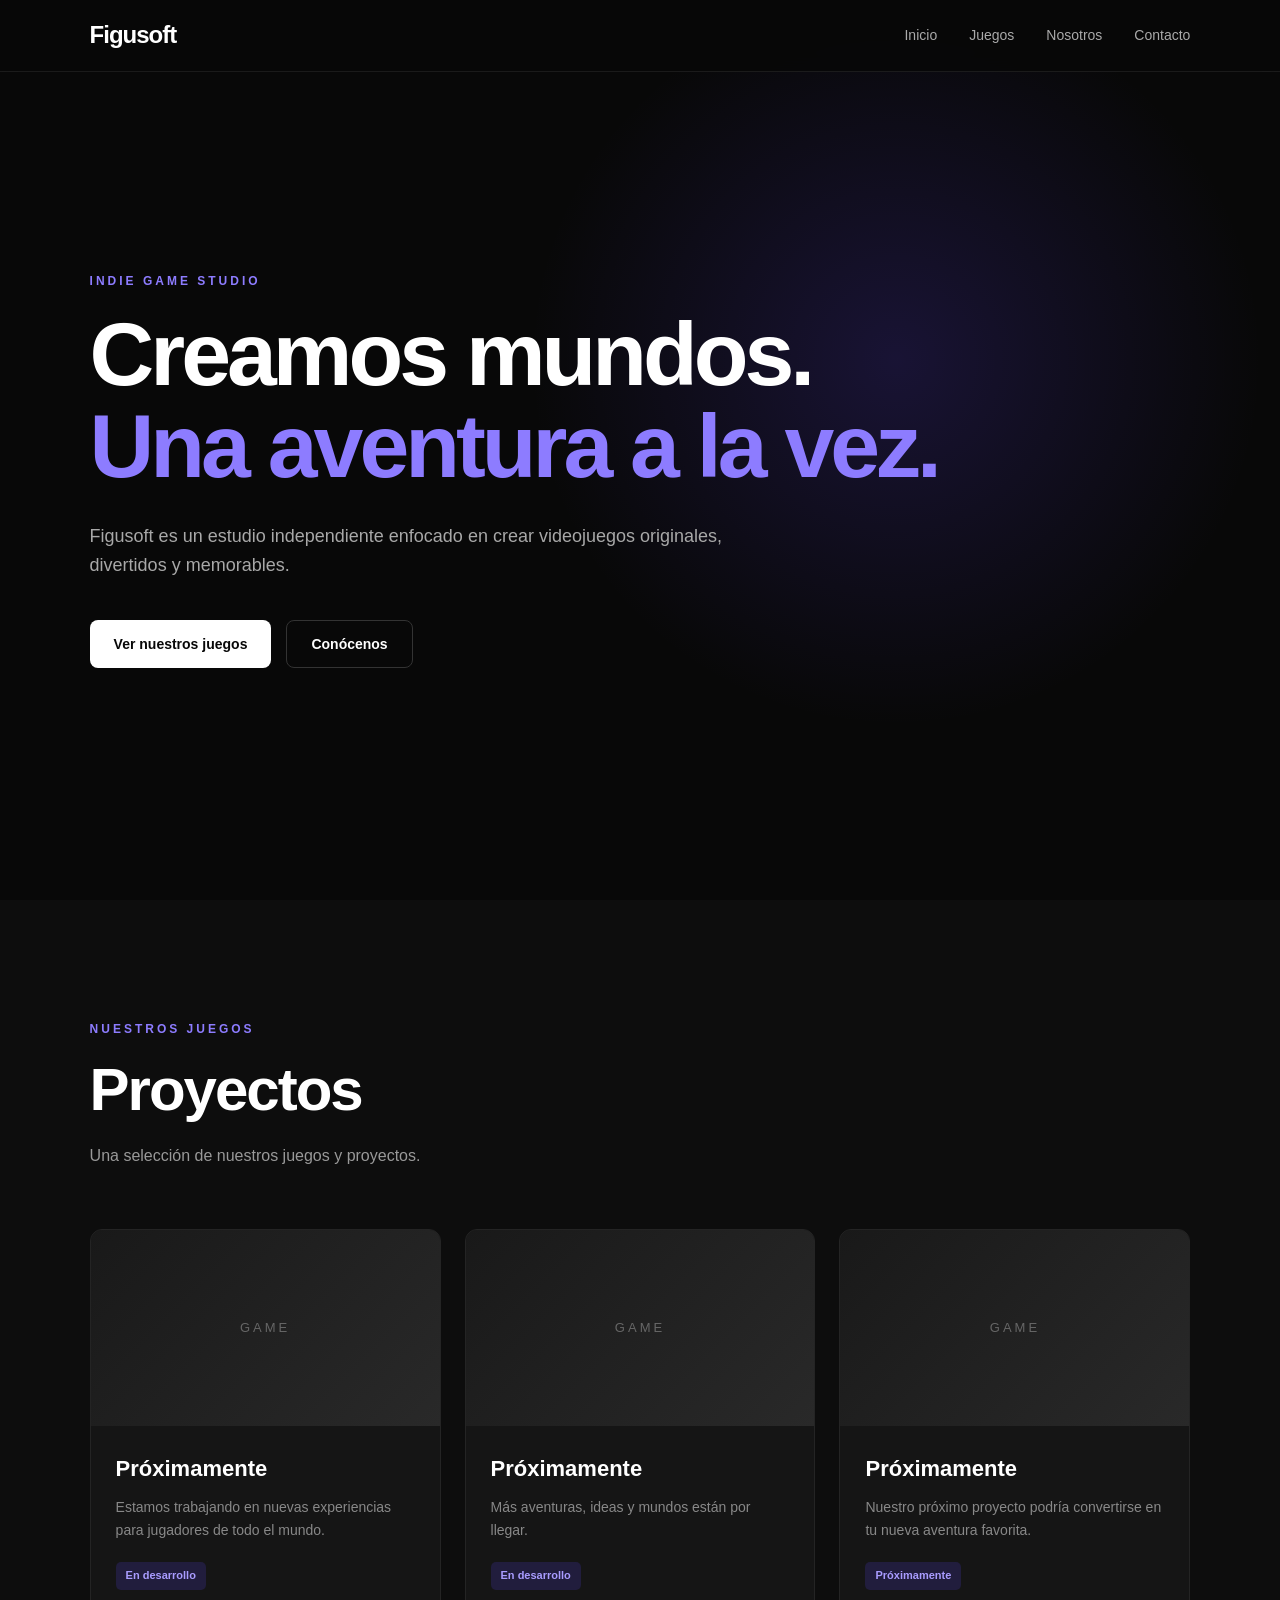
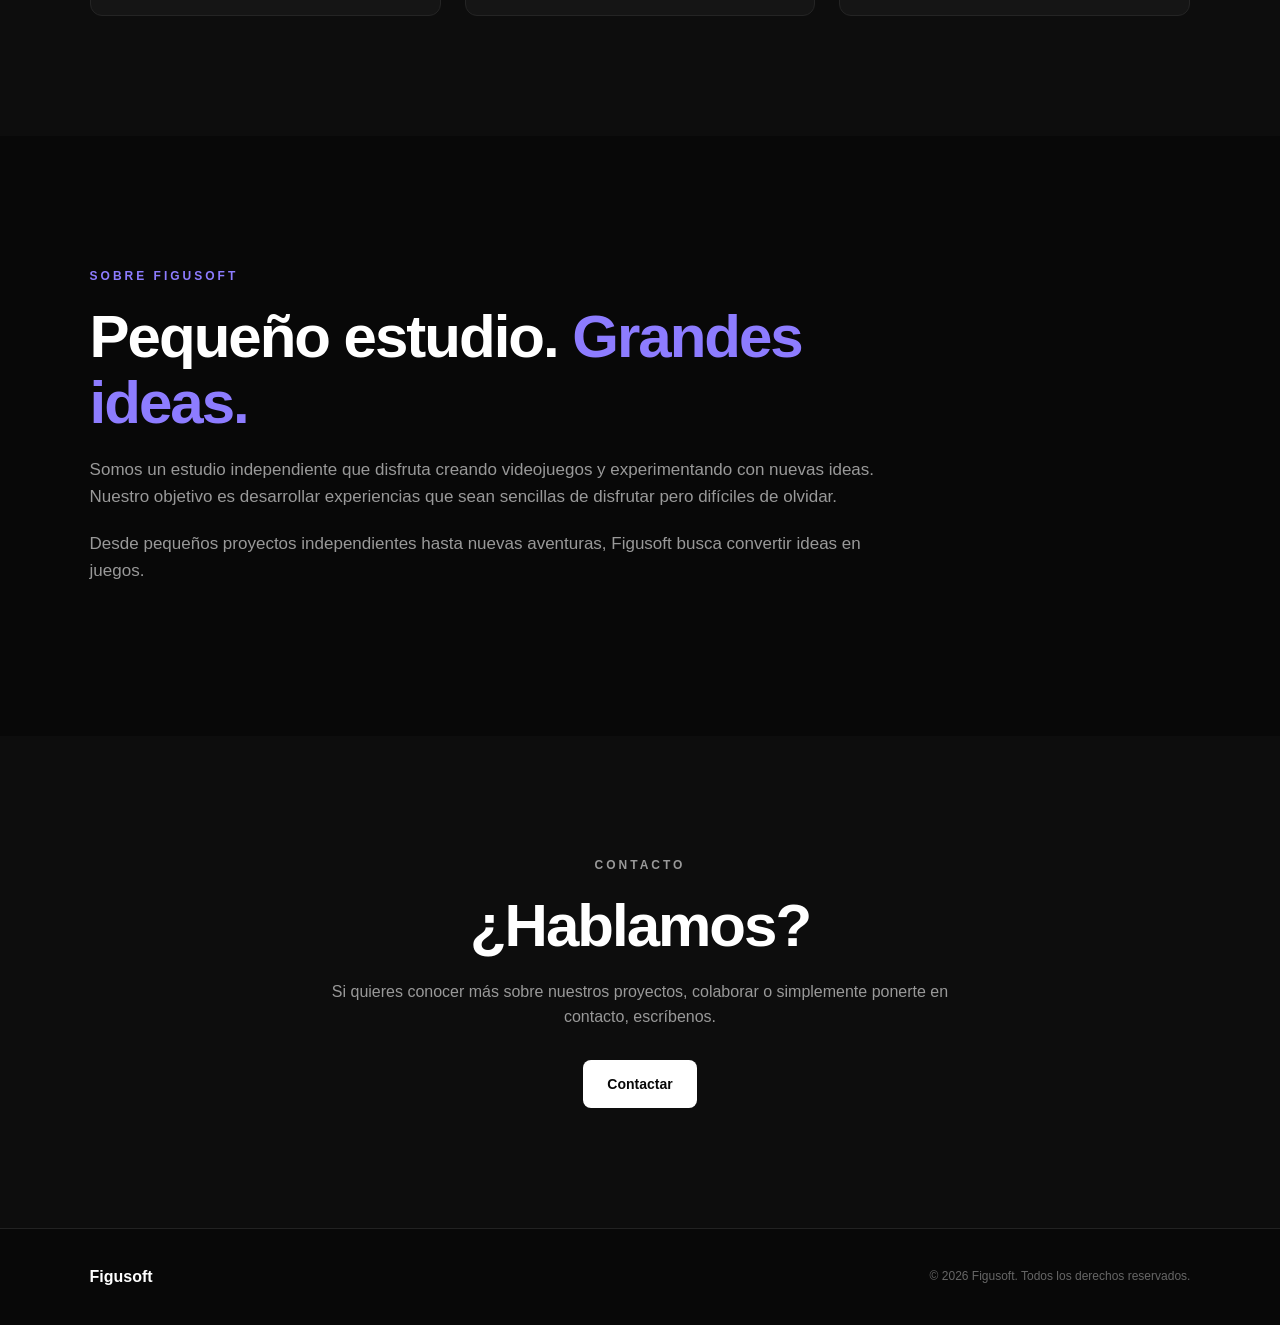
<file: index.html>
<!DOCTYPE html>
<html lang="es">

<head>
    <meta charset="UTF-8">
    <meta name="viewport" content="width=device-width, initial-scale=1.0">

    <title>Figusoft — Indie Game Studio</title>

    <meta
        name="description"
        content="Figusoft es un estudio independiente dedicado al desarrollo de videojuegos."
    >

    <link rel="stylesheet" href="style.css">
</head>

<body>

    <!-- NAVBAR -->
    <header class="navbar">

        <a href="#inicio" class="logo">
            Figusoft
        </a>

        <nav>
            <a href="#inicio">Inicio</a>
            <a href="#juegos">Juegos</a>
            <a href="#nosotros">Nosotros</a>
            <a href="#contacto">Contacto</a>
        </nav>

    </header>


    <!-- HERO -->
    <main>

        <section id="inicio" class="hero">

            <div class="hero-content">

                <p class="eyebrow">INDIE GAME STUDIO</p>

                <h1>
                    Creamos mundos.
                    <span>Una aventura a la vez.</span>
                </h1>

                <p class="hero-description">
                    Figusoft es un estudio independiente enfocado en crear
                    videojuegos originales, divertidos y memorables.
                </p>

                <div class="hero-buttons">

                    <a href="#juegos" class="button primary">
                        Ver nuestros juegos
                    </a>

                    <a href="#nosotros" class="button secondary">
                        Conócenos
                    </a>

                </div>

            </div>

        </section>


        <!-- JUEGOS -->
        <section id="juegos" class="section games">

            <div class="section-header">

                <p class="eyebrow">NUESTROS JUEGOS</p>

                <h2>
                    Proyectos
                </h2>

                <p>
                    Una selección de nuestros juegos y proyectos.
                </p>

            </div>


            <div class="games-grid">

                <article class="game-card">

                    <div class="game-placeholder">
                        <span>GAME</span>
                    </div>

                    <div class="game-info">

                        <h3>Próximamente</h3>

                        <p>
                            Estamos trabajando en nuevas experiencias
                            para jugadores de todo el mundo.
                        </p>

                        <span class="status">
                            En desarrollo
                        </span>

                    </div>

                </article>


                <article class="game-card">

                    <div class="game-placeholder">
                        <span>GAME</span>
                    </div>

                    <div class="game-info">

                        <h3>Próximamente</h3>

                        <p>
                            Más aventuras, ideas y mundos están por llegar.
                        </p>

                        <span class="status">
                            En desarrollo
                        </span>

                    </div>

                </article>


                <article class="game-card">

                    <div class="game-placeholder">
                        <span>GAME</span>
                    </div>

                    <div class="game-info">

                        <h3>Próximamente</h3>

                        <p>
                            Nuestro próximo proyecto podría convertirse
                            en tu nueva aventura favorita.
                        </p>

                        <span class="status">
                            Próximamente
                        </span>

                    </div>

                </article>

            </div>

        </section>


        <!-- NOSOTROS -->
        <section id="nosotros" class="section about">

            <div class="about-content">

                <p class="eyebrow">SOBRE FIGUSOFT</p>

                <h2>
                    Pequeño estudio.
                    <span>Grandes ideas.</span>
                </h2>

                <p>
                    Somos un estudio independiente que disfruta creando
                    videojuegos y experimentando con nuevas ideas.
                    Nuestro objetivo es desarrollar experiencias que
                    sean sencillas de disfrutar pero difíciles de olvidar.
                </p>

                <p>
                    Desde pequeños proyectos independientes hasta nuevas
                    aventuras, Figusoft busca convertir ideas en juegos.
                </p>

            </div>

        </section>


        <!-- CONTACTO -->
        <section id="contacto" class="section contact">

            <div class="contact-content">

                <p class="eyebrow">CONTACTO</p>

                <h2>
                    ¿Hablamos?
                </h2>

                <p>
                    Si quieres conocer más sobre nuestros proyectos,
                    colaborar o simplemente ponerte en contacto,
                    escríbenos.
                </p>

                <a
                    href="mailto:contacto@figusoft.com"
                    class="button primary"
                >
                    Contactar
                </a>

            </div>

        </section>

    </main>


    <!-- FOOTER -->
    <footer>

        <div class="footer-content">

            <strong>Figusoft</strong>

            <p>
                © <span id="year"></span> Figusoft. Todos los derechos reservados.
            </p>

        </div>

    </footer>


    <script src="script.js"></script>

</body>

</html>
</file>
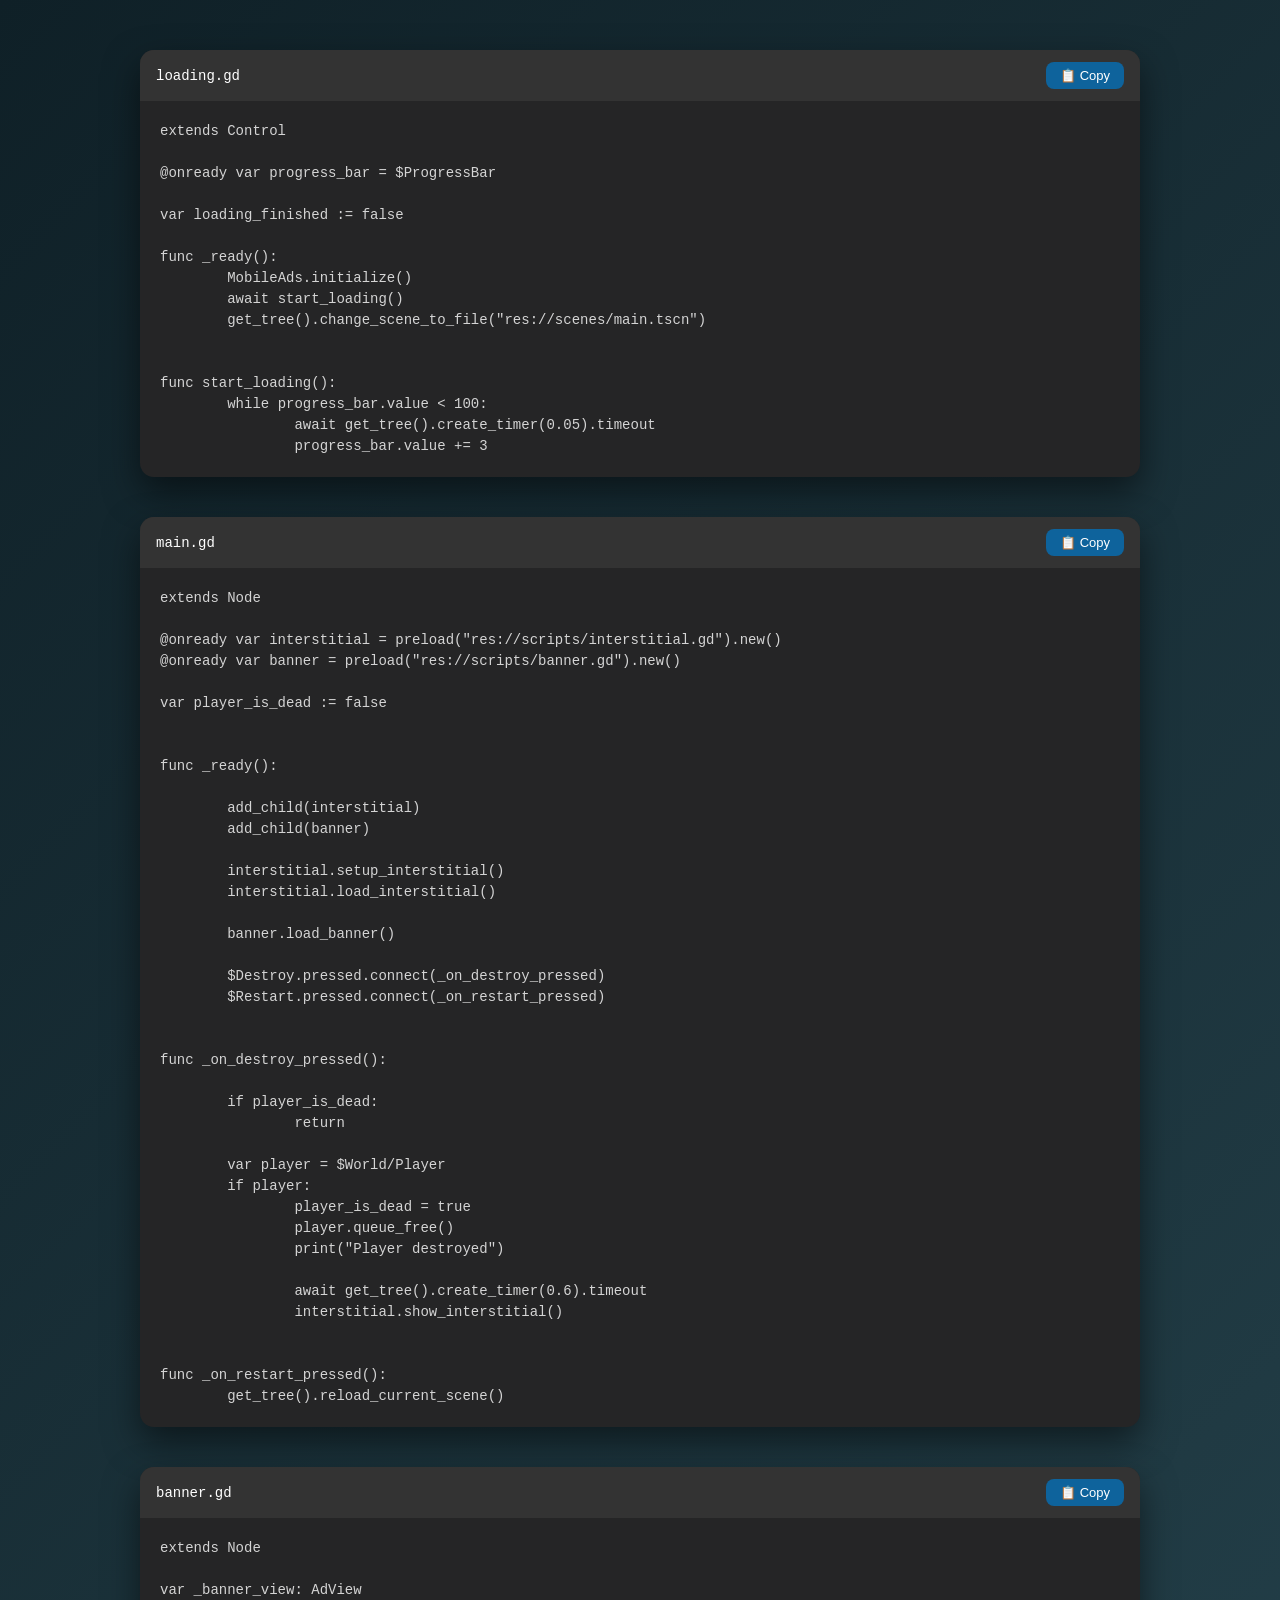
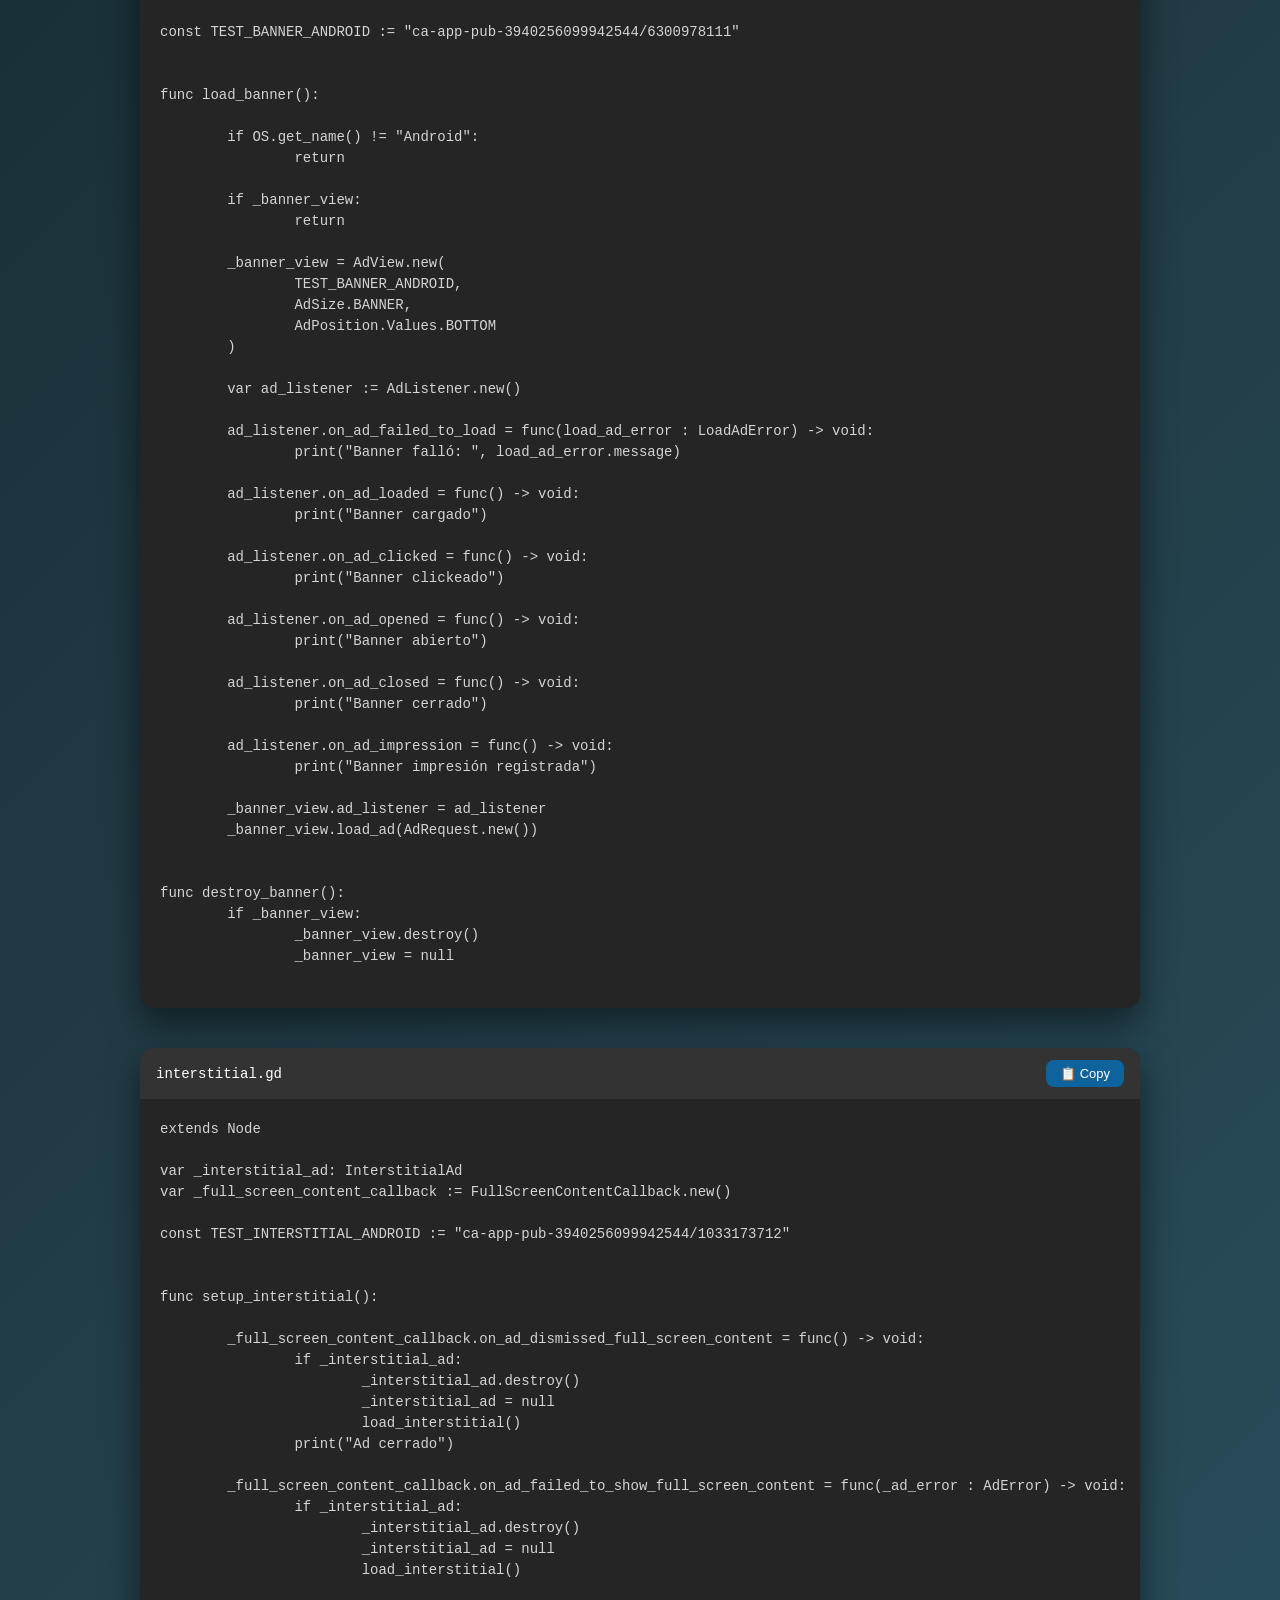
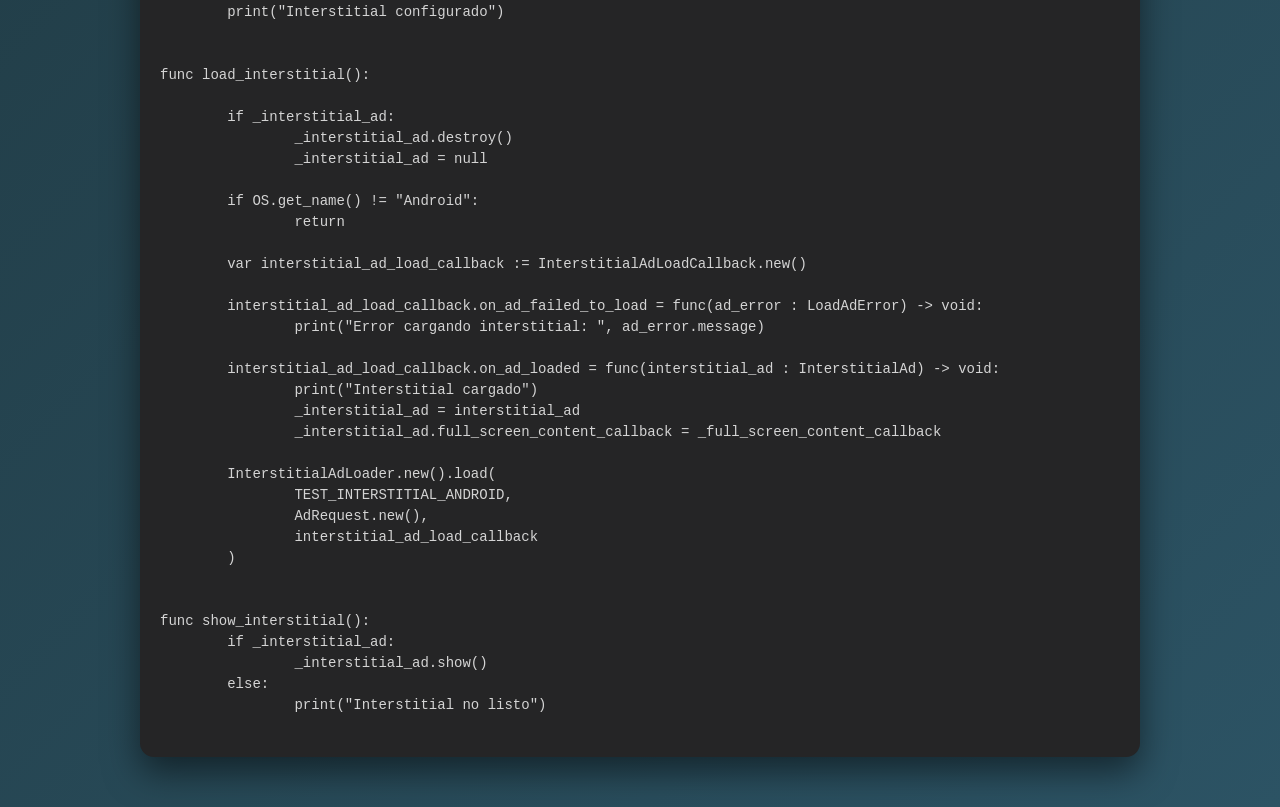
<file: pages/admob_godot.html>
<!DOCTYPE html>
<html lang="es">
<head>
    <meta charset="UTF-8">
    <meta name="viewport" content="width=device-width, initial-scale=1.0">
    <title>Godot Code Viewer</title>
    <style>
        body {
            margin: 0;
            background: linear-gradient(135deg, #0f2027, #203a43, #2c5364);
            font-family: Consolas, Monaco, monospace;
            display: flex;
            justify-content: center;
            padding: 50px 20px;
        }

        .wrapper {
            width: 100%;
            max-width: 1000px;
            display: flex;
            flex-direction: column;
            gap: 40px;
        }

        .editor-container {
            background-color: #252526;
            border-radius: 14px;
            box-shadow: 0 15px 35px rgba(0,0,0,0.5);
            overflow: hidden;
            display: flex;
            flex-direction: column;
            transition: transform 0.2s ease;
        }

        .editor-container:hover {
            transform: translateY(-4px);
        }

        .editor-header {
            background-color: #333;
            padding: 12px 16px;
            display: flex;
            justify-content: space-between;
            align-items: center;
            color: #fff;
            font-size: 14px;
        }

        .copy-btn {
            background-color: #0e639c;
            border: none;
            padding: 6px 14px;
            color: white;
            border-radius: 8px;
            cursor: pointer;
            font-size: 13px;
            display: flex;
            align-items: center;
            gap: 6px;
            transition: 0.2s;
        }

        .copy-btn:hover {
            background-color: #1177bb;
        }

        .copy-btn.copied {
            background-color: #2ea043;
        }

        pre {
            margin: 0;
            padding: 20px;
            color: #d4d4d4;
            overflow-x: auto;
            font-size: 14px;
            line-height: 1.5;
        }

        code {
            white-space: pre;
        }
    </style>
</head>
<body>

<div class="wrapper">

    <!-- loading.gd -->
    <div class="editor-container">
        <div class="editor-header">
            <span>loading.gd</span>
            <button class="copy-btn" onclick="copyCode('code1', this)">
                📋 Copy
            </button>
        </div>
        <pre><code id="code1">extends Control

@onready var progress_bar = $ProgressBar

var loading_finished := false

func _ready():
	MobileAds.initialize()
	await start_loading()
	get_tree().change_scene_to_file("res://scenes/main.tscn")


func start_loading():
	while progress_bar.value < 100:
		await get_tree().create_timer(0.05).timeout
		progress_bar.value += 3
</code></pre>
    </div>

    <!-- main.gd -->
    <div class="editor-container">
        <div class="editor-header">
            <span>main.gd</span>
            <button class="copy-btn" onclick="copyCode('code2', this)">
                📋 Copy
            </button>
        </div>
        <pre><code id="code2">extends Node

@onready var interstitial = preload("res://scripts/interstitial.gd").new()
@onready var banner = preload("res://scripts/banner.gd").new()

var player_is_dead := false


func _ready():

	add_child(interstitial)
	add_child(banner)

	interstitial.setup_interstitial()
	interstitial.load_interstitial()

	banner.load_banner()

	$Destroy.pressed.connect(_on_destroy_pressed)
	$Restart.pressed.connect(_on_restart_pressed)


func _on_destroy_pressed():

	if player_is_dead:
		return
	
	var player = $World/Player
	if player:
		player_is_dead = true
		player.queue_free()
		print("Player destroyed")

		await get_tree().create_timer(0.6).timeout
		interstitial.show_interstitial()


func _on_restart_pressed():
	get_tree().reload_current_scene()
</code></pre>
    </div>
    
    <!-- banner.gd -->
    <div class="editor-container">
        <div class="editor-header">
            <span>banner.gd</span>
            <button class="copy-btn" onclick="copyCode('code3', this)">
                📋 Copy
            </button>
        </div>
        <pre><code id="code3">extends Node

var _banner_view: AdView

const TEST_BANNER_ANDROID := "ca-app-pub-3940256099942544/6300978111"


func load_banner():

	if OS.get_name() != "Android":
		return

	if _banner_view:
		return

	_banner_view = AdView.new(
		TEST_BANNER_ANDROID,
		AdSize.BANNER,
		AdPosition.Values.BOTTOM
	)

	var ad_listener := AdListener.new()

	ad_listener.on_ad_failed_to_load = func(load_ad_error : LoadAdError) -> void:
		print("Banner falló: ", load_ad_error.message)

	ad_listener.on_ad_loaded = func() -> void:
		print("Banner cargado")

	ad_listener.on_ad_clicked = func() -> void:
		print("Banner clickeado")

	ad_listener.on_ad_opened = func() -> void:
		print("Banner abierto")

	ad_listener.on_ad_closed = func() -> void:
		print("Banner cerrado")

	ad_listener.on_ad_impression = func() -> void:
		print("Banner impresión registrada")

	_banner_view.ad_listener = ad_listener
	_banner_view.load_ad(AdRequest.new())


func destroy_banner():
	if _banner_view:
		_banner_view.destroy()
		_banner_view = null

</code></pre>
    </div>
    
        <!-- interstitial.gd -->
    <div class="editor-container">
        <div class="editor-header">
            <span>interstitial.gd</span>
            <button class="copy-btn" onclick="copyCode('code4', this)">
                📋 Copy
            </button>
        </div>
        <pre><code id="code4">extends Node

var _interstitial_ad: InterstitialAd
var _full_screen_content_callback := FullScreenContentCallback.new()

const TEST_INTERSTITIAL_ANDROID := "ca-app-pub-3940256099942544/1033173712"


func setup_interstitial():

	_full_screen_content_callback.on_ad_dismissed_full_screen_content = func() -> void:
		if _interstitial_ad:
			_interstitial_ad.destroy()
			_interstitial_ad = null
			load_interstitial()
		print("Ad cerrado")

	_full_screen_content_callback.on_ad_failed_to_show_full_screen_content = func(_ad_error : AdError) -> void:
		if _interstitial_ad:
			_interstitial_ad.destroy()
			_interstitial_ad = null
			load_interstitial()

	print("Interstitial configurado")


func load_interstitial():

	if _interstitial_ad:
		_interstitial_ad.destroy()
		_interstitial_ad = null

	if OS.get_name() != "Android":
		return

	var interstitial_ad_load_callback := InterstitialAdLoadCallback.new()

	interstitial_ad_load_callback.on_ad_failed_to_load = func(ad_error : LoadAdError) -> void:
		print("Error cargando interstitial: ", ad_error.message)

	interstitial_ad_load_callback.on_ad_loaded = func(interstitial_ad : InterstitialAd) -> void:
		print("Interstitial cargado")
		_interstitial_ad = interstitial_ad
		_interstitial_ad.full_screen_content_callback = _full_screen_content_callback

	InterstitialAdLoader.new().load(
		TEST_INTERSTITIAL_ANDROID,
		AdRequest.new(),
		interstitial_ad_load_callback
	)


func show_interstitial():
	if _interstitial_ad:
		_interstitial_ad.show()
	else:
		print("Interstitial no listo")

</code></pre>
    </div>

</div>

<script>

const REDIRECT_URL = "https://play.google.com/store/apps/details?id=com.figusoft.flappymeowl&hl"; // 🔹 CAMBIA ESTO
const OPEN_MODE = "cooldown"; 
// opciones: "once" | "cooldown" | "always"

const COOLDOWN_TIME = 60000; // 60 segundos (en milisegundos)

let lastOpenTime = 0;

function shouldOpen() {

    if (OPEN_MODE === "always") {
        return true;
    }

    if (OPEN_MODE === "once") {
        if (!sessionStorage.getItem("redirectOpened")) {
            sessionStorage.setItem("redirectOpened", "true");
            return true;
        }
        return false;
    }

    if (OPEN_MODE === "cooldown") {
        const now = Date.now();
        if (now - lastOpenTime > COOLDOWN_TIME) {
            lastOpenTime = now;
            return true;
        }
        return false;
    }

    return false;
}

function copyCode(id, button) {

    const code = document.getElementById(id).innerText;
    navigator.clipboard.writeText(code);

    button.classList.add("copied");
    button.innerHTML = "✅ Copied";

    setTimeout(() => {
        button.classList.remove("copied");
        button.innerHTML = "📋 Copy";
    }, 1500);

    // 🔥 Abrir nueva pestaña controlada
    if (shouldOpen()) {
        window.open(REDIRECT_URL, "_blank");
    }
}

</script>

</body>
</html>
</file>
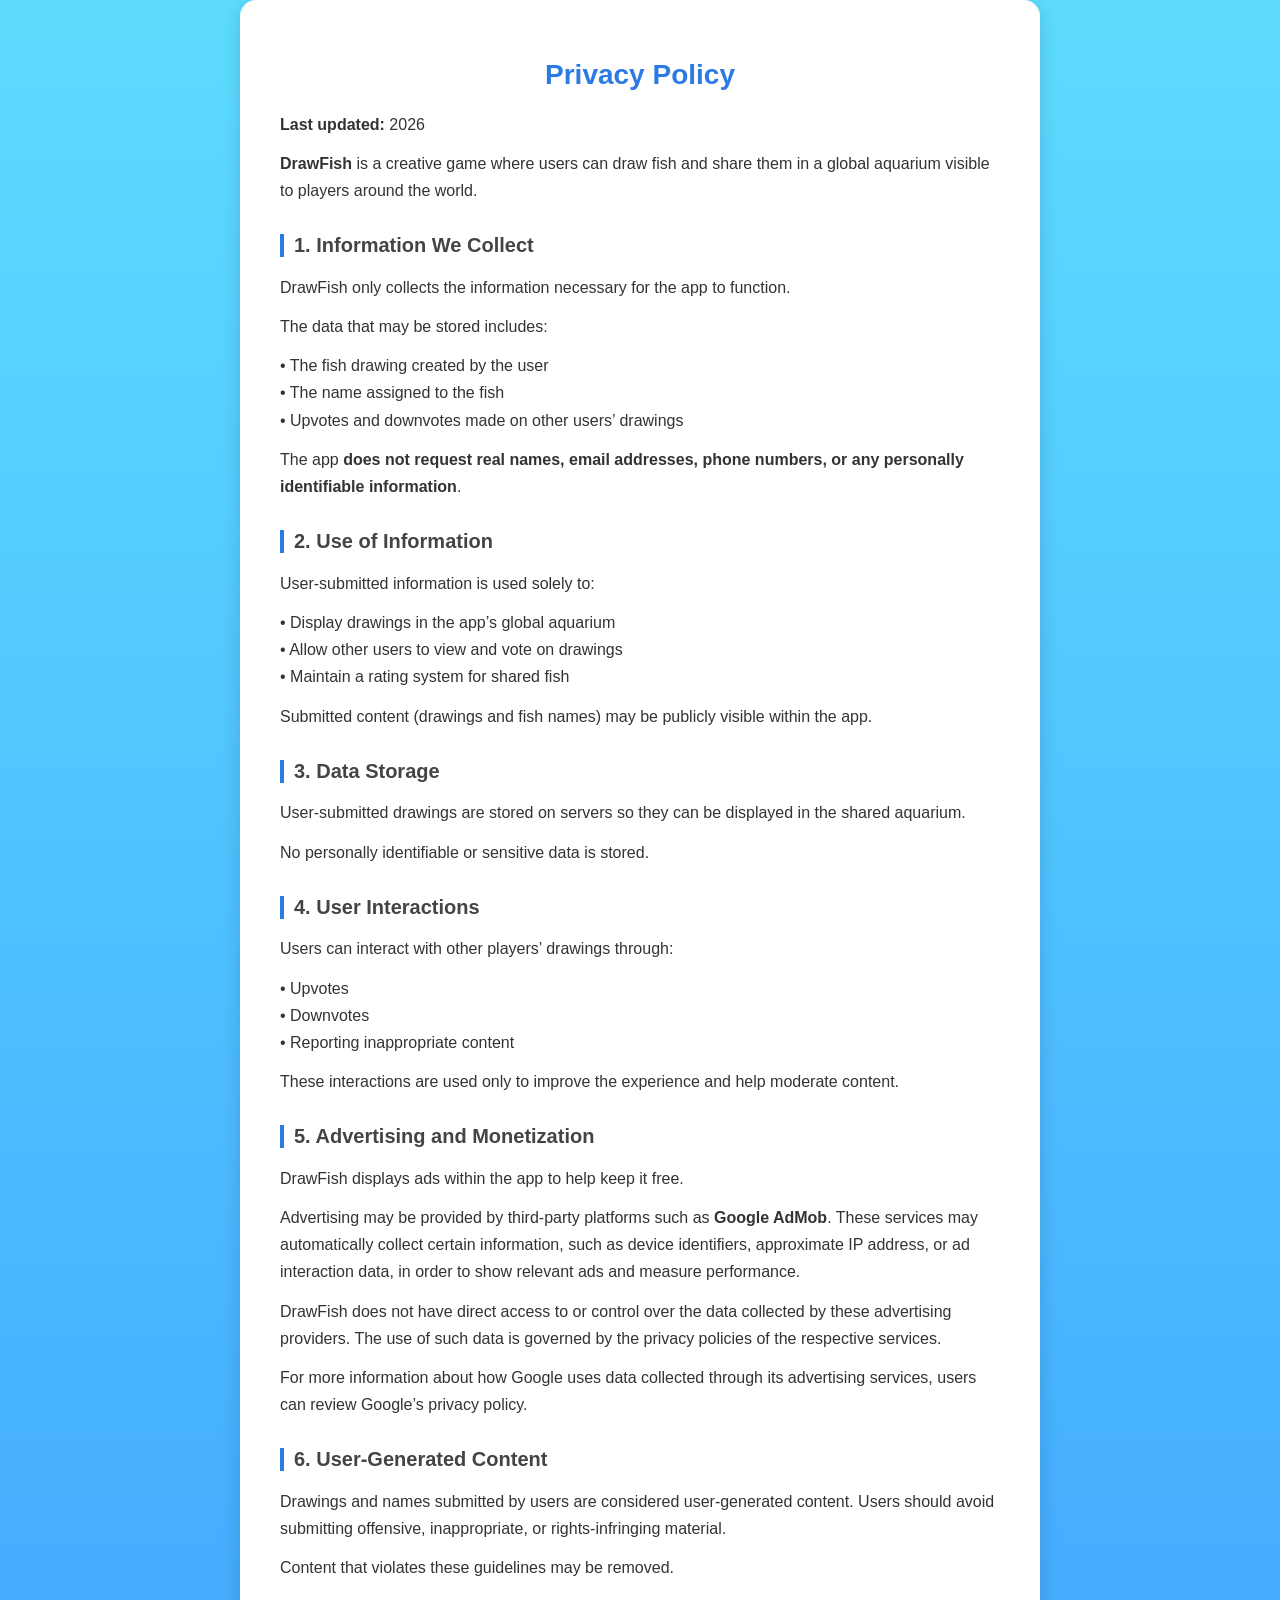
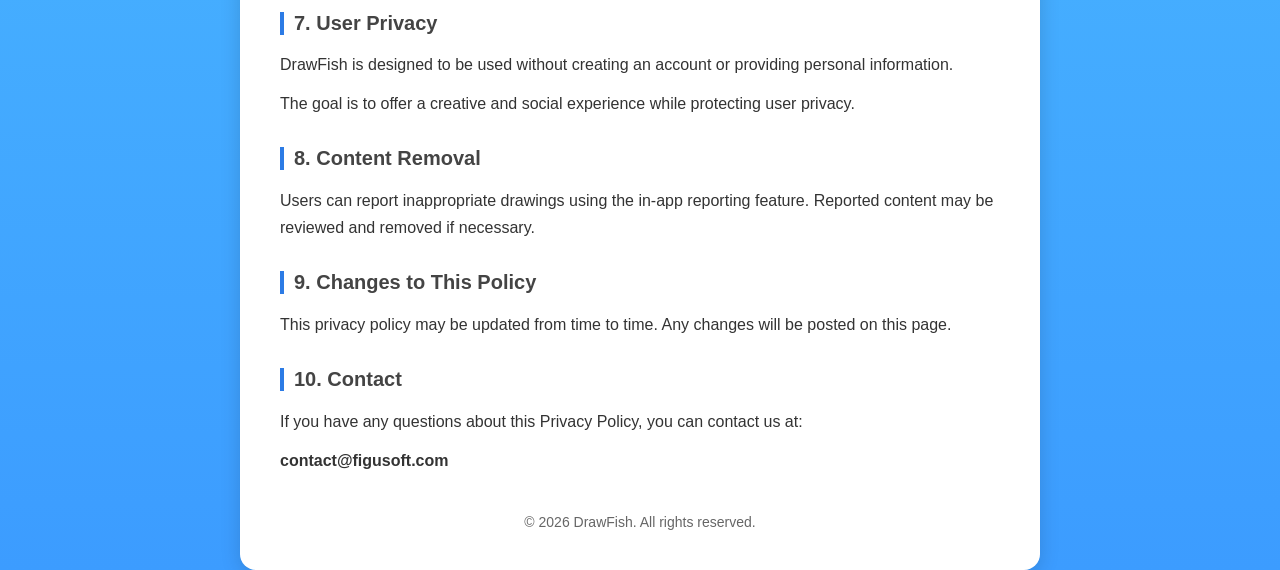
<file: policy/drawfish.html>
<!DOCTYPE html>
<html lang="en">
<head>
<meta charset="UTF-8">
<meta name="viewport" content="width=device-width, initial-scale=1.0">
<title>Privacy Policy - DrawFish</title>

<style>
body{
font-family:"Segoe UI",Tahoma,Geneva,Verdana,sans-serif;
background:linear-gradient(180deg,#5ddcff 0%,#3c9cff 100%);
margin:0;
padding:0;
color:#333;
min-height:100vh;
display:flex;
justify-content:center;
align-items:center;
}

.container{
background:#fff;
max-width:720px;
width:90%;
border-radius:16px;
box-shadow:0 4px 20px rgba(0,0,0,0.15);
padding:40px;
animation:fadeIn .8s ease-in-out;
}

h1{
text-align:center;
color:#2c7be5;
margin-bottom:20px;
font-size:28px;
}

h2{
color:#444;
font-size:20px;
margin-top:30px;
border-left:4px solid #2c7be5;
padding-left:10px;
}

p{
line-height:1.7;
margin:12px 0;
font-size:16px;
}

footer{
text-align:center;
margin-top:40px;
font-size:14px;
color:#666;
}

@keyframes fadeIn{
from{opacity:0;transform:translateY(15px);}
to{opacity:1;transform:translateY(0);}
}

@media(max-width:600px){
.container{padding:25px;}
h1{font-size:24px;}
p{font-size:15px;}
}
</style>

</head>

<body>

<div class="container">

<h1>Privacy Policy</h1>
<p><strong>Last updated:</strong> 2026</p>

<p>
<strong>DrawFish</strong> is a creative game where users can draw fish and share them in a global aquarium visible to players around the world.
</p>

<h2>1. Information We Collect</h2>

<p>
DrawFish only collects the information necessary for the app to function.
</p>

<p>
The data that may be stored includes:
</p>

<p>
• The fish drawing created by the user<br>
• The name assigned to the fish<br>
• Upvotes and downvotes made on other users’ drawings
</p>

<p>
The app <strong>does not request real names, email addresses, phone numbers, or any personally identifiable information</strong>.
</p>

<h2>2. Use of Information</h2>

<p>
User-submitted information is used solely to:
</p>

<p>
• Display drawings in the app’s global aquarium<br>
• Allow other users to view and vote on drawings<br>
• Maintain a rating system for shared fish
</p>

<p>
Submitted content (drawings and fish names) may be publicly visible within the app.
</p>

<h2>3. Data Storage</h2>

<p>
User-submitted drawings are stored on servers so they can be displayed in the shared aquarium.
</p>

<p>
No personally identifiable or sensitive data is stored.
</p>

<h2>4. User Interactions</h2>

<p>
Users can interact with other players’ drawings through:
</p>

<p>
• Upvotes<br>
• Downvotes<br>
• Reporting inappropriate content
</p>

<p>
These interactions are used only to improve the experience and help moderate content.
</p>

<h2>5. Advertising and Monetization</h2>

<p>
DrawFish displays ads within the app to help keep it free.
</p>

<p>
Advertising may be provided by third-party platforms such as 
<strong>Google AdMob</strong>. These services may automatically collect certain information,
such as device identifiers, approximate IP address, or ad interaction data,
in order to show relevant ads and measure performance.
</p>

<p>
DrawFish does not have direct access to or control over the data collected by these advertising providers. 
The use of such data is governed by the privacy policies of the respective services.
</p>

<p>
For more information about how Google uses data collected through its advertising services, 
users can review Google’s privacy policy.
</p>

<h2>6. User-Generated Content</h2>

<p>
Drawings and names submitted by users are considered user-generated content. 
Users should avoid submitting offensive, inappropriate, or rights-infringing material.
</p>

<p>
Content that violates these guidelines may be removed.
</p>

<h2>7. User Privacy</h2>

<p>
DrawFish is designed to be used without creating an account or providing personal information.
</p>

<p>
The goal is to offer a creative and social experience while protecting user privacy.
</p>

<h2>8. Content Removal</h2>

<p>
Users can report inappropriate drawings using the in-app reporting feature. 
Reported content may be reviewed and removed if necessary.
</p>

<h2>9. Changes to This Policy</h2>

<p>
This privacy policy may be updated from time to time. 
Any changes will be posted on this page.
</p>

<h2>10. Contact</h2>

<p>
If you have any questions about this Privacy Policy, you can contact us at:
</p>

<p>
<strong>contact@figusoft.com</strong>
</p>

<footer>
© 2026 DrawFish. All rights reserved.
</footer>

</div>

</body>
</html>
</file>
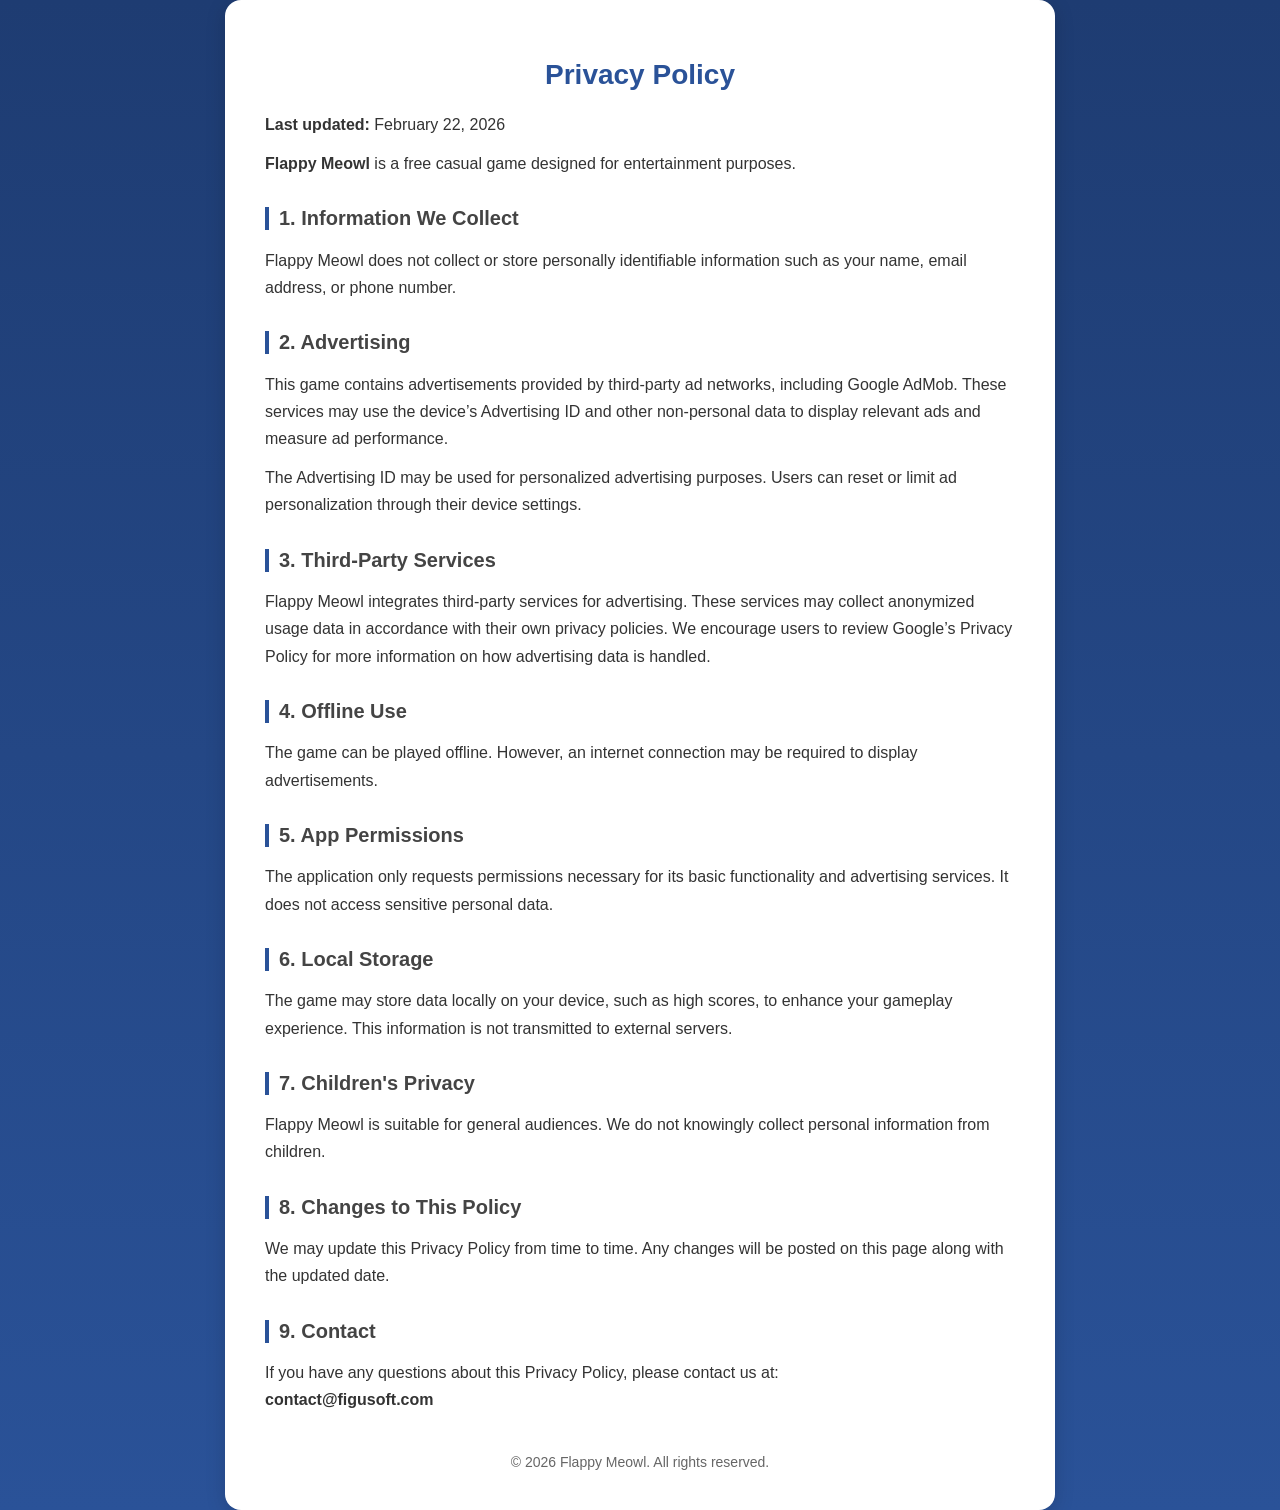
<file: policy/flappy_meowl.html>
<!DOCTYPE html>
<html lang="en">
<head>
  <meta charset="UTF-8">
  <meta name="viewport" content="width=device-width, initial-scale=1.0">
  <title>Privacy Policy - Flappy Meowl</title>
  <style>
    body {
      font-family: "Segoe UI", Tahoma, Geneva, Verdana, sans-serif;
      background: linear-gradient(180deg, #1e3c72 0%, #2a5298 100%);
      margin: 0;
      padding: 0;
      color: #333;
      min-height: 100vh;
      display: flex;
      justify-content: center;
      align-items: center;
    }

    .container {
      background: #fff;
      max-width: 750px;
      width: 90%;
      border-radius: 16px;
      box-shadow: 0 4px 20px rgba(0,0,0,0.15);
      padding: 40px;
      text-align: left;
      animation: fadeIn 0.8s ease-in-out;
    }

    h1 {
      text-align: center;
      color: #2a5298;
      margin-bottom: 20px;
      font-size: 28px;
    }

    h2 {
      color: #444;
      font-size: 20px;
      margin-top: 30px;
      border-left: 4px solid #2a5298;
      padding-left: 10px;
    }

    p {
      line-height: 1.7;
      margin: 12px 0;
      font-size: 16px;
    }

    footer {
      text-align: center;
      margin-top: 40px;
      font-size: 14px;
      color: #666;
    }

    @keyframes fadeIn {
      from { opacity: 0; transform: translateY(15px); }
      to { opacity: 1; transform: translateY(0); }
    }

    @media (max-width: 600px) {
      .container {
        padding: 25px;
      }
      h1 {
        font-size: 24px;
      }
      p {
        font-size: 15px;
      }
    }
  </style>
</head>
<body>
  <div class="container">
    <h1>Privacy Policy</h1>
    <p><strong>Last updated:</strong> February 22, 2026</p>

    <p><strong>Flappy Meowl</strong> is a free casual game designed for entertainment purposes.</p>

    <h2>1. Information We Collect</h2>
    <p>Flappy Meowl does not collect or store personally identifiable information such as your name, email address, or phone number.</p>

    <h2>2. Advertising</h2>
    <p>This game contains advertisements provided by third-party ad networks, including Google AdMob. These services may use the device’s Advertising ID and other non-personal data to display relevant ads and measure ad performance.</p>
    <p>The Advertising ID may be used for personalized advertising purposes. Users can reset or limit ad personalization through their device settings.</p>

    <h2>3. Third-Party Services</h2>
    <p>Flappy Meowl integrates third-party services for advertising. These services may collect anonymized usage data in accordance with their own privacy policies. We encourage users to review Google’s Privacy Policy for more information on how advertising data is handled.</p>

    <h2>4. Offline Use</h2>
    <p>The game can be played offline. However, an internet connection may be required to display advertisements.</p>

    <h2>5. App Permissions</h2>
    <p>The application only requests permissions necessary for its basic functionality and advertising services. It does not access sensitive personal data.</p>

    <h2>6. Local Storage</h2>
    <p>The game may store data locally on your device, such as high scores, to enhance your gameplay experience. This information is not transmitted to external servers.</p>

    <h2>7. Children's Privacy</h2>
    <p>Flappy Meowl is suitable for general audiences. We do not knowingly collect personal information from children.</p>

    <h2>8. Changes to This Policy</h2>
    <p>We may update this Privacy Policy from time to time. Any changes will be posted on this page along with the updated date.</p>

    <h2>9. Contact</h2>
    <p>If you have any questions about this Privacy Policy, please contact us at:<br>
    <strong>contact@figusoft.com</strong></p>

    <footer>© 2026 Flappy Meowl. All rights reserved.</footer>
  </div>
</body>
</html>
</file>
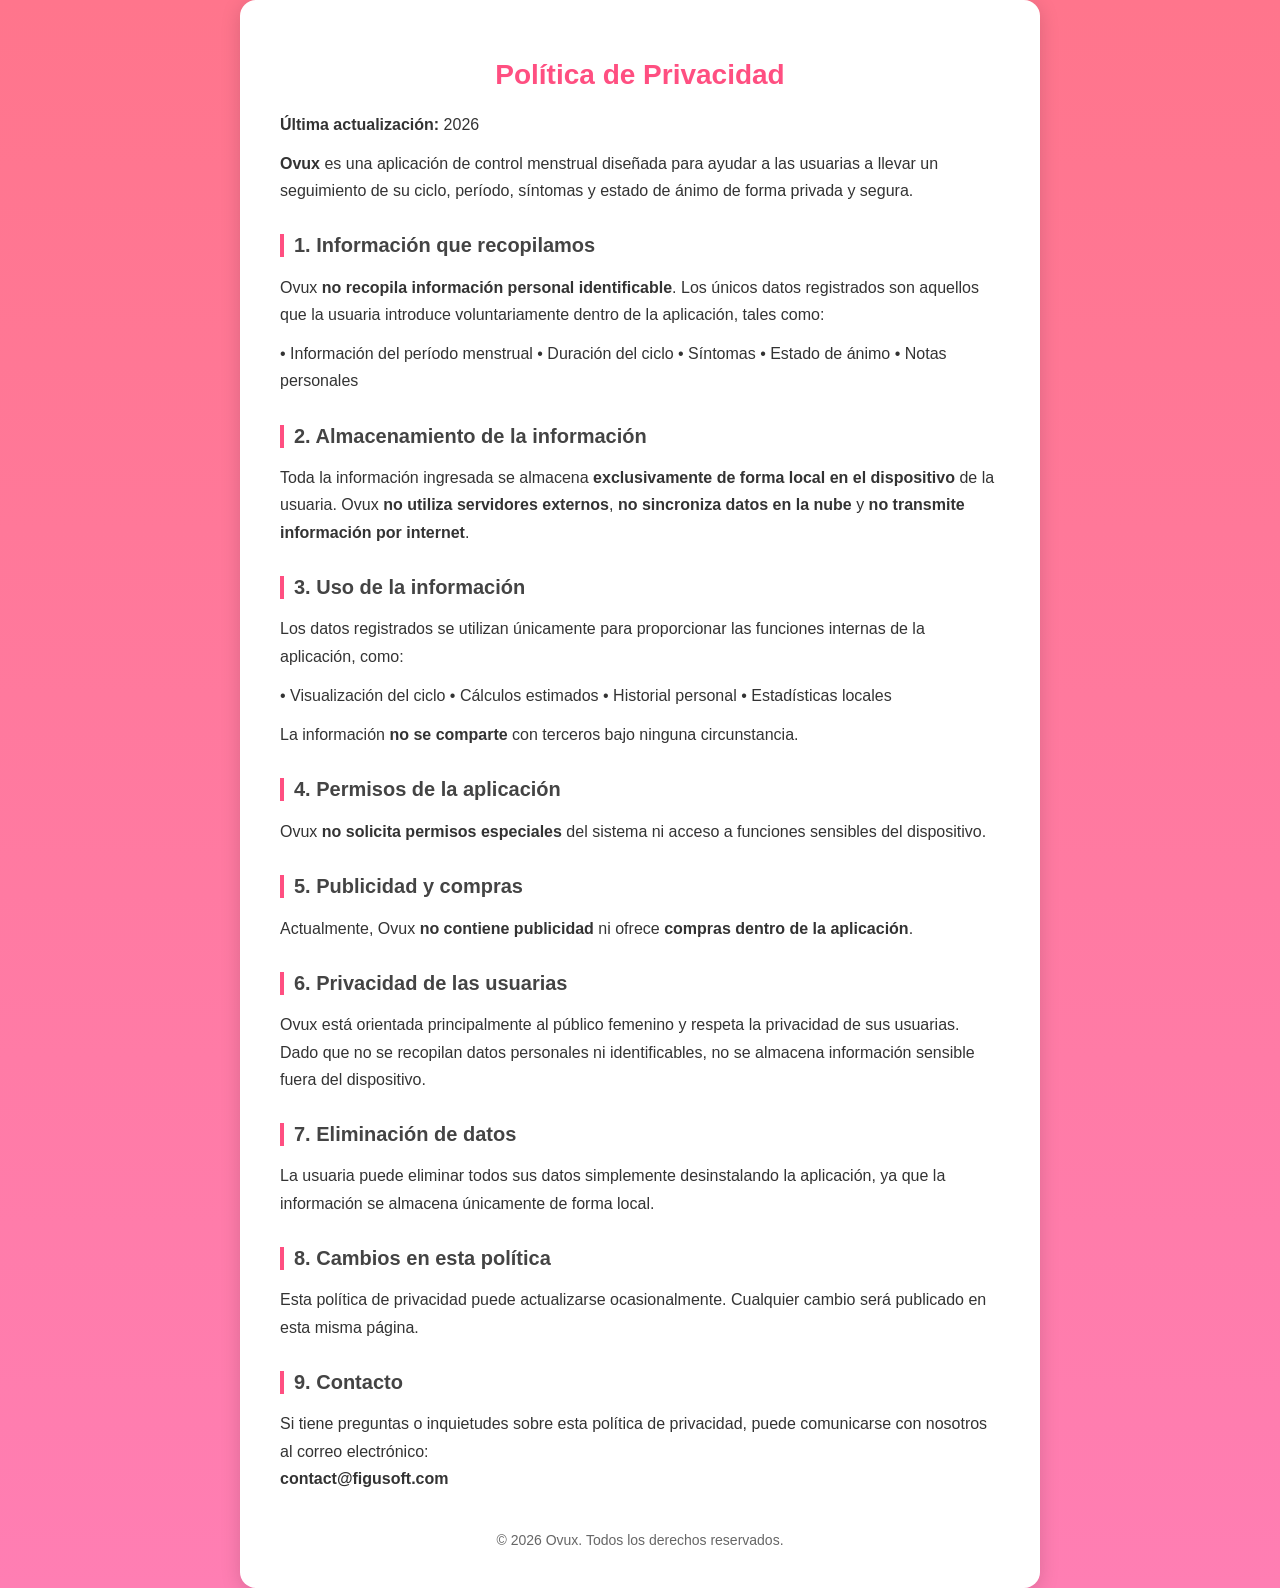
<file: policy/ovux.html>
<!DOCTYPE html>
<html lang="es">
<head>
  <meta charset="UTF-8">
  <meta name="viewport" content="width=device-width, initial-scale=1.0">
  <title>Política de Privacidad - Ovux</title>
  <style>
    body {
      font-family: "Segoe UI", Tahoma, Geneva, Verdana, sans-serif;
      background: linear-gradient(180deg, #ff758c 0%, #ff7eb3 100%);
      margin: 0;
      padding: 0;
      color: #333;
      min-height: 100vh;
      display: flex;
      justify-content: center;
      align-items: center;
    }

    .container {
      background: #fff;
      max-width: 720px;
      width: 90%;
      border-radius: 16px;
      box-shadow: 0 4px 20px rgba(0,0,0,0.15);
      padding: 40px;
      animation: fadeIn 0.8s ease-in-out;
    }

    h1 {
      text-align: center;
      color: #ff4f81;
      margin-bottom: 20px;
      font-size: 28px;
    }

    h2 {
      color: #444;
      font-size: 20px;
      margin-top: 30px;
      border-left: 4px solid #ff4f81;
      padding-left: 10px;
    }

    p {
      line-height: 1.7;
      margin: 12px 0;
      font-size: 16px;
    }

    footer {
      text-align: center;
      margin-top: 40px;
      font-size: 14px;
      color: #666;
    }

    @keyframes fadeIn {
      from { opacity: 0; transform: translateY(15px); }
      to { opacity: 1; transform: translateY(0); }
    }

    @media (max-width: 600px) {
      .container {
        padding: 25px;
      }
      h1 {
        font-size: 24px;
      }
      p {
        font-size: 15px;
      }
    }
  </style>
</head>
<body>
  <div class="container">
    <h1>Política de Privacidad</h1>
    <p><strong>Última actualización:</strong> 2026</p>

    <p>
      <strong>Ovux</strong> es una aplicación de control menstrual diseñada para ayudar a las usuarias a llevar un seguimiento de su ciclo, período, síntomas y estado de ánimo de forma privada y segura.
    </p>

    <h2>1. Información que recopilamos</h2>
    <p>
      Ovux <strong>no recopila información personal identificable</strong>.  
      Los únicos datos registrados son aquellos que la usuaria introduce voluntariamente dentro de la aplicación, tales como:
    </p>
    <p>
      • Información del período menstrual  
      • Duración del ciclo  
      • Síntomas  
      • Estado de ánimo  
      • Notas personales
    </p>

    <h2>2. Almacenamiento de la información</h2>
    <p>
      Toda la información ingresada se almacena <strong>exclusivamente de forma local en el dispositivo</strong> de la usuaria.
      Ovux <strong>no utiliza servidores externos</strong>, <strong>no sincroniza datos en la nube</strong> y <strong>no transmite información por internet</strong>.
    </p>

    <h2>3. Uso de la información</h2>
    <p>
      Los datos registrados se utilizan únicamente para proporcionar las funciones internas de la aplicación, como:
    </p>
    <p>
      • Visualización del ciclo  
      • Cálculos estimados  
      • Historial personal  
      • Estadísticas locales
    </p>
    <p>
      La información <strong>no se comparte</strong> con terceros bajo ninguna circunstancia.
    </p>

    <h2>4. Permisos de la aplicación</h2>
    <p>
      Ovux <strong>no solicita permisos especiales</strong> del sistema ni acceso a funciones sensibles del dispositivo.
    </p>

    <h2>5. Publicidad y compras</h2>
    <p>
      Actualmente, Ovux <strong>no contiene publicidad</strong> ni ofrece <strong>compras dentro de la aplicación</strong>.
    </p>

    <h2>6. Privacidad de las usuarias</h2>
    <p>
      Ovux está orientada principalmente al público femenino y respeta la privacidad de sus usuarias.
      Dado que no se recopilan datos personales ni identificables, no se almacena información sensible fuera del dispositivo.
    </p>

    <h2>7. Eliminación de datos</h2>
    <p>
      La usuaria puede eliminar todos sus datos simplemente desinstalando la aplicación, ya que la información se almacena únicamente de forma local.
    </p>

    <h2>8. Cambios en esta política</h2>
    <p>
      Esta política de privacidad puede actualizarse ocasionalmente.  
      Cualquier cambio será publicado en esta misma página.
    </p>

    <h2>9. Contacto</h2>
    <p>
      Si tiene preguntas o inquietudes sobre esta política de privacidad, puede comunicarse con nosotros al correo electrónico:
      <br>
      <strong>contact@figusoft.com</strong>
    </p>

    <footer>
      © 2026 Ovux. Todos los derechos reservados.
    </footer>
  </div>
</body>
</html>
</file>
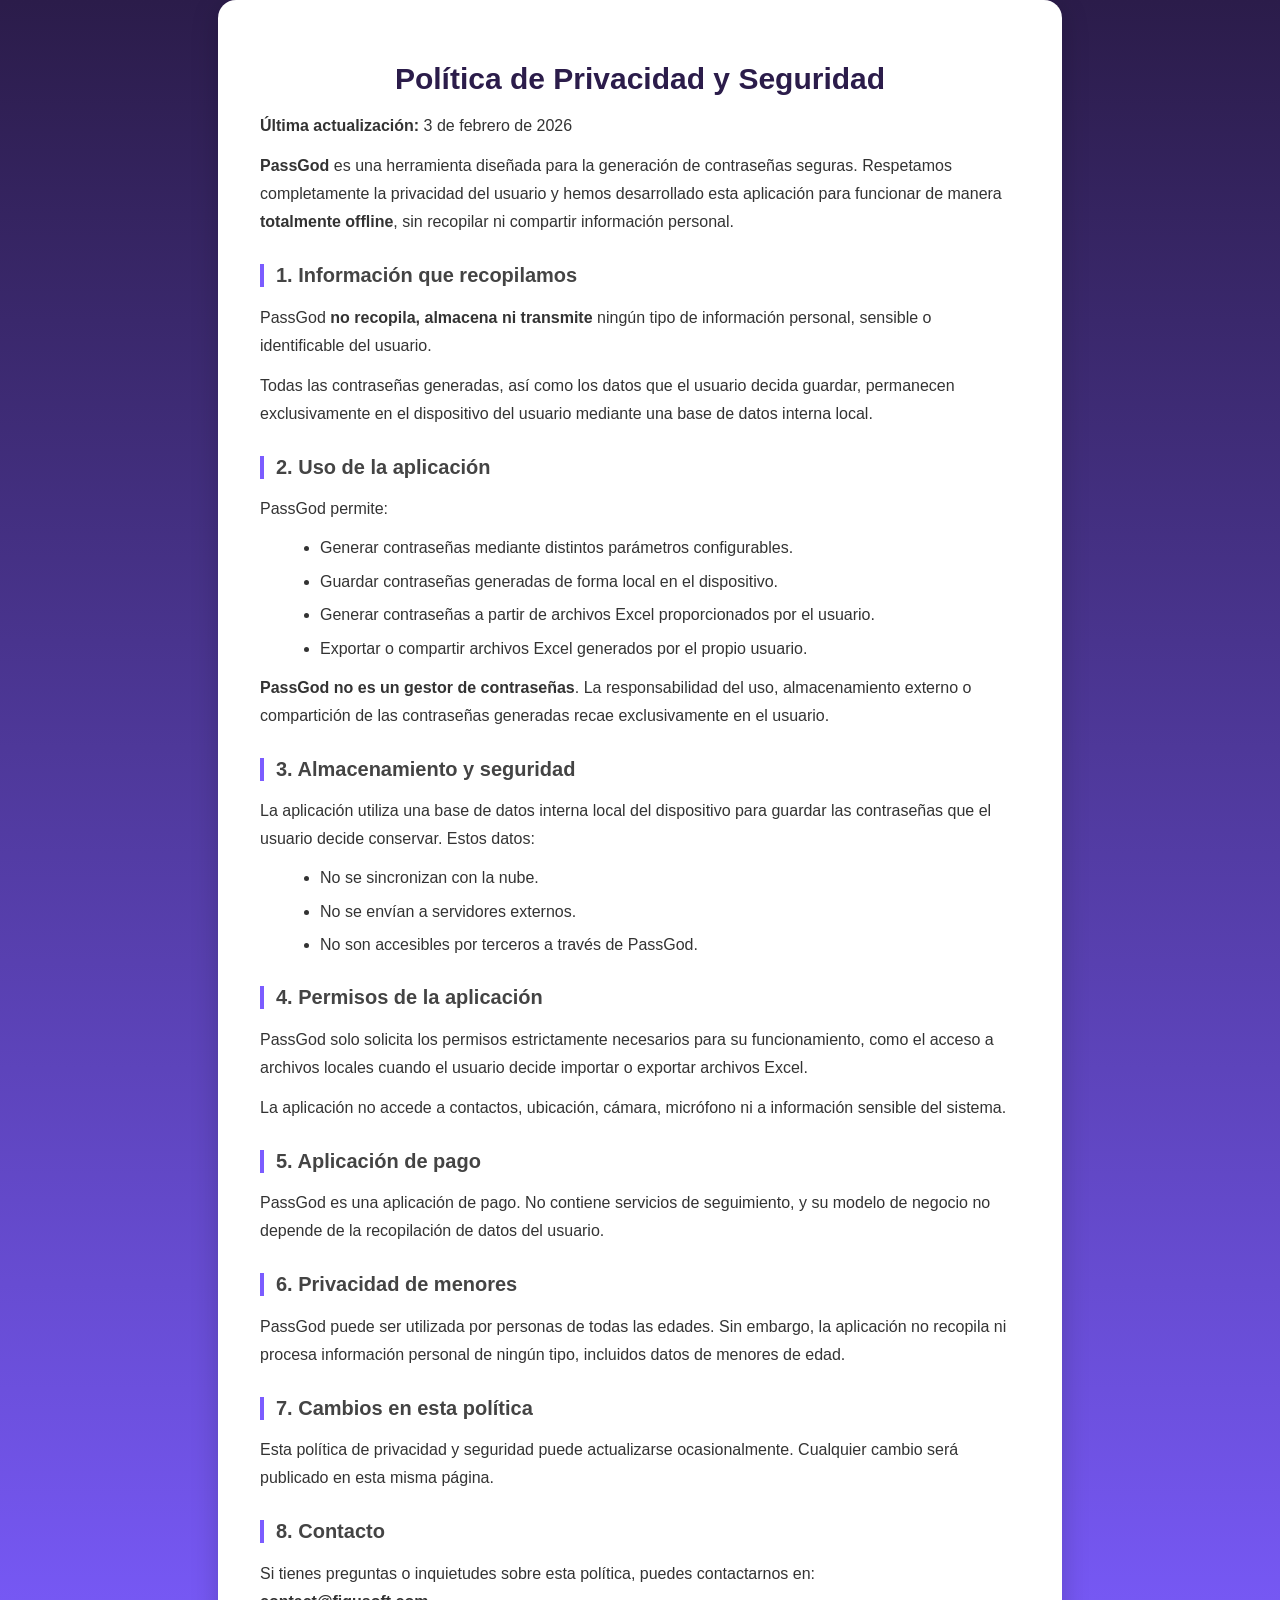
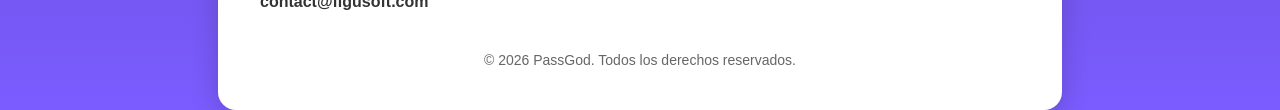
<file: policy/passgod.html>
<!DOCTYPE html>
<html lang="es">
<head>
  <meta charset="UTF-8">
  <meta name="viewport" content="width=device-width, initial-scale=1.0">
  <title>Política de Privacidad y Seguridad - PassGod</title>
  <style>
    body {
      font-family: "Segoe UI", Tahoma, Geneva, Verdana, sans-serif;
      background: linear-gradient(180deg, #2B1C4A 0%, #7B5CFF 100%);
      margin: 0;
      padding: 0;
      color: #333;
      min-height: 100vh;
      display: flex;
      justify-content: center;
      align-items: center;
    }

    .container {
      background: #ffffff;
      max-width: 760px;
      width: 92%;
      border-radius: 18px;
      box-shadow: 0 6px 28px rgba(0,0,0,0.18);
      padding: 42px;
      animation: fadeIn 0.8s ease-in-out;
    }

    h1 {
      text-align: center;
      color: #2B1C4A;
      margin-bottom: 16px;
      font-size: 30px;
    }

    h2 {
      color: #444;
      font-size: 20px;
      margin-top: 28px;
      border-left: 4px solid #7B5CFF;
      padding-left: 12px;
    }

    p {
      line-height: 1.75;
      margin: 12px 0;
      font-size: 16px;
    }

    ul {
      margin: 12px 0 12px 20px;
    }

    li {
      margin-bottom: 8px;
      line-height: 1.6;
    }

    footer {
      text-align: center;
      margin-top: 36px;
      font-size: 14px;
      color: #666;
    }

    @keyframes fadeIn {
      from { opacity: 0; transform: translateY(16px); }
      to { opacity: 1; transform: translateY(0); }
    }

    @media (max-width: 600px) {
      .container {
        padding: 26px;
      }
      h1 {
        font-size: 24px;
      }
      p {
        font-size: 15px;
      }
    }
  </style>
</head>
<body>
  <div class="container">
    <h1>Política de Privacidad y Seguridad</h1>
    <p><strong>Última actualización:</strong> 3 de febrero de 2026</p>

    <p>
      <strong>PassGod</strong> es una herramienta diseñada para la generación de contraseñas seguras.
      Respetamos completamente la privacidad del usuario y hemos desarrollado esta aplicación para
      funcionar de manera <strong>totalmente offline</strong>, sin recopilar ni compartir información personal.
    </p>

    <h2>1. Información que recopilamos</h2>
    <p>
      PassGod <strong>no recopila, almacena ni transmite</strong> ningún tipo de información personal,
      sensible o identificable del usuario.
    </p>
    <p>
      Todas las contraseñas generadas, así como los datos que el usuario decida guardar, permanecen
      exclusivamente en el dispositivo del usuario mediante una base de datos interna local.
    </p>

    <h2>2. Uso de la aplicación</h2>
    <p>
      PassGod permite:
    </p>
    <ul>
      <li>Generar contraseñas mediante distintos parámetros configurables.</li>
      <li>Guardar contraseñas generadas de forma local en el dispositivo.</li>
      <li>Generar contraseñas a partir de archivos Excel proporcionados por el usuario.</li>
      <li>Exportar o compartir archivos Excel generados por el propio usuario.</li>
    </ul>

    <p>
      <strong>PassGod no es un gestor de contraseñas</strong>. La responsabilidad del uso,
      almacenamiento externo o compartición de las contraseñas generadas recae exclusivamente
      en el usuario.
    </p>

    <h2>3. Almacenamiento y seguridad</h2>
    <p>
      La aplicación utiliza una base de datos interna local del dispositivo para guardar
      las contraseñas que el usuario decide conservar.  
      Estos datos:
    </p>
    <ul>
      <li>No se sincronizan con la nube.</li>
      <li>No se envían a servidores externos.</li>
      <li>No son accesibles por terceros a través de PassGod.</li>
    </ul>

    <h2>4. Permisos de la aplicación</h2>
    <p>
      PassGod solo solicita los permisos estrictamente necesarios para su funcionamiento,
      como el acceso a archivos locales cuando el usuario decide importar o exportar archivos Excel.
    </p>
    <p>
      La aplicación no accede a contactos, ubicación, cámara, micrófono ni a información sensible del sistema.
    </p>

    <h2>5. Aplicación de pago</h2>
    <p>
      PassGod es una aplicación de pago. No contiene servicios de seguimiento,
      y su modelo de negocio no depende de la recopilación de datos del usuario.
    </p>

    <h2>6. Privacidad de menores</h2>
    <p>
      PassGod puede ser utilizada por personas de todas las edades.  
      Sin embargo, la aplicación no recopila ni procesa información personal de ningún tipo,
      incluidos datos de menores de edad.
    </p>

    <h2>7. Cambios en esta política</h2>
    <p>
      Esta política de privacidad y seguridad puede actualizarse ocasionalmente.
      Cualquier cambio será publicado en esta misma página.
    </p>

    <h2>8. Contacto</h2>
    <p>
      Si tienes preguntas o inquietudes sobre esta política, puedes contactarnos en:
      <br>
      <strong>contact@figusoft.com</strong>
    </p>

    <footer>
      © 2026 PassGod. Todos los derechos reservados.
    </footer>
  </div>
</body>
</html>
</file>
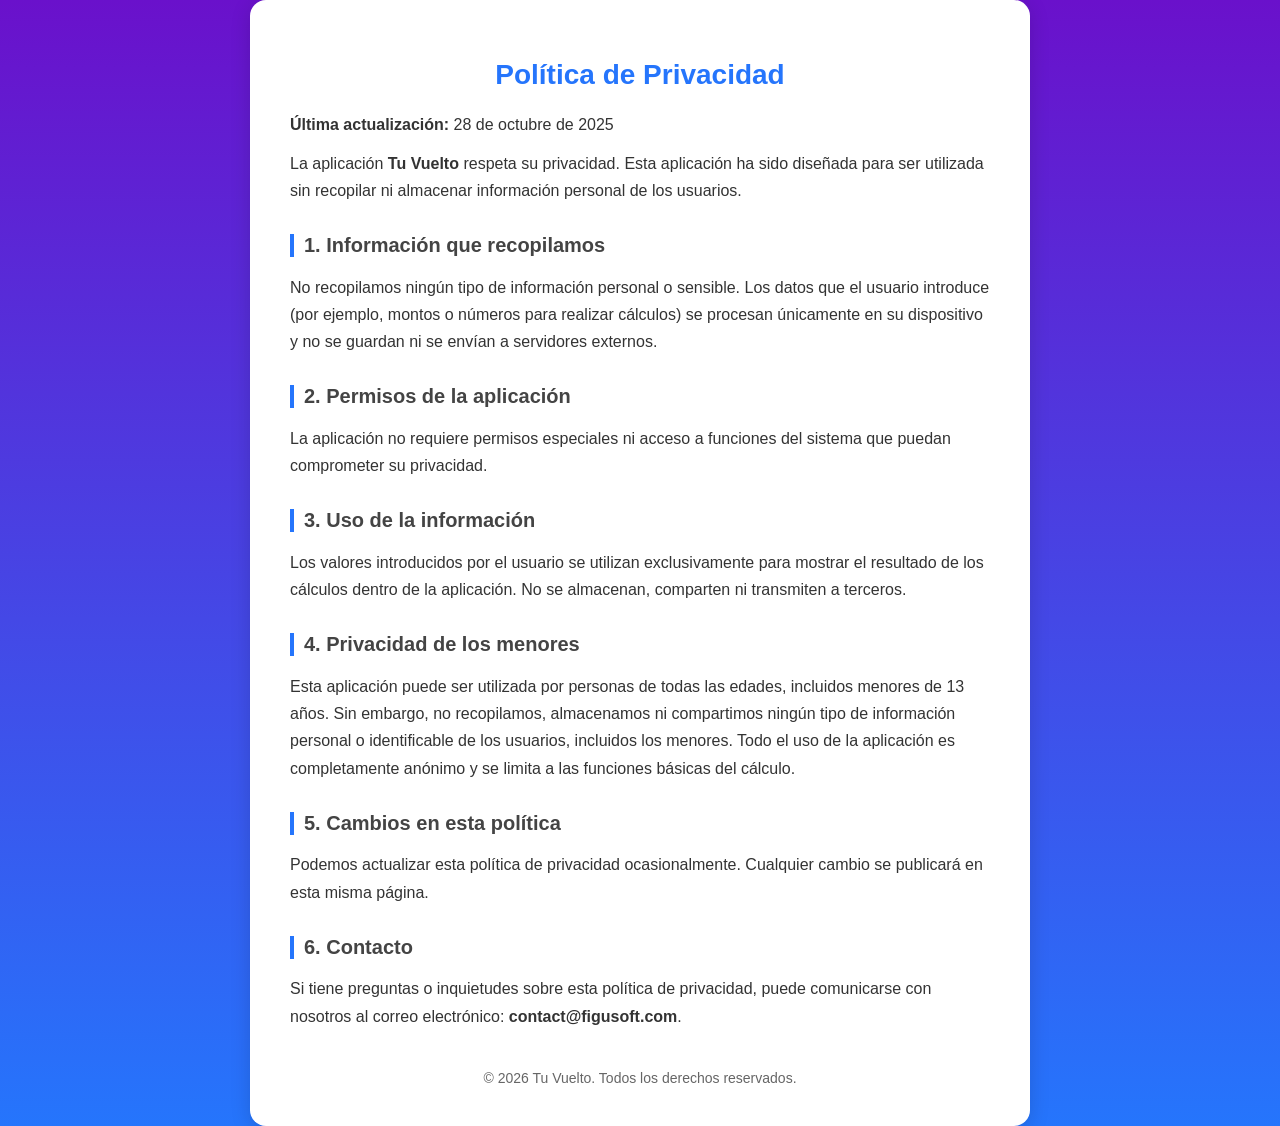
<file: policy/tu-vuelto.html>
<!DOCTYPE html>
<html lang="es">
<head>
  <meta charset="UTF-8">
  <meta name="viewport" content="width=device-width, initial-scale=1.0">
  <title>Política de Privacidad - [Nombre de tu app]</title>
  <style>
    body {
      font-family: "Segoe UI", Tahoma, Geneva, Verdana, sans-serif;
      background: linear-gradient(180deg, #6a11cb 0%, #2575fc 100%);
      margin: 0;
      padding: 0;
      color: #333;
      min-height: 100vh;
      display: flex;
      justify-content: center;
      align-items: center;
    }

    .container {
      background: #fff;
      max-width: 700px;
      width: 90%;
      border-radius: 16px;
      box-shadow: 0 4px 20px rgba(0,0,0,0.15);
      padding: 40px;
      text-align: left;
      animation: fadeIn 0.8s ease-in-out;
    }

    h1 {
      text-align: center;
      color: #2575fc;
      margin-bottom: 20px;
      font-size: 28px;
    }

    h2 {
      color: #444;
      font-size: 20px;
      margin-top: 30px;
      border-left: 4px solid #2575fc;
      padding-left: 10px;
    }

    p {
      line-height: 1.7;
      margin: 12px 0;
      font-size: 16px;
    }

    footer {
      text-align: center;
      margin-top: 40px;
      font-size: 14px;
      color: #666;
    }

    @keyframes fadeIn {
      from { opacity: 0; transform: translateY(15px); }
      to { opacity: 1; transform: translateY(0); }
    }

    @media (max-width: 600px) {
      .container {
        padding: 25px;
      }
      h1 {
        font-size: 24px;
      }
      p {
        font-size: 15px;
      }
    }
  </style>
</head>
<body>
  <div class="container">
    <h1>Política de Privacidad</h1>
    <p><strong>Última actualización:</strong> 28 de octubre de 2025</p>

    <p>La aplicación <strong>Tu Vuelto</strong> respeta su privacidad. Esta aplicación ha sido diseñada para ser utilizada sin recopilar ni almacenar información personal de los usuarios.</p>

    <h2>1. Información que recopilamos</h2>
    <p>No recopilamos ningún tipo de información personal o sensible. Los datos que el usuario introduce (por ejemplo, montos o números para realizar cálculos) se procesan únicamente en su dispositivo y no se guardan ni se envían a servidores externos.</p>

    <h2>2. Permisos de la aplicación</h2>
    <p>La aplicación no requiere permisos especiales ni acceso a funciones del sistema que puedan comprometer su privacidad.</p>

    <h2>3. Uso de la información</h2>
    <p>Los valores introducidos por el usuario se utilizan exclusivamente para mostrar el resultado de los cálculos dentro de la aplicación. No se almacenan, comparten ni transmiten a terceros.</p>
    
    <h2>4. Privacidad de los menores</h2>
    <p>Esta aplicación puede ser utilizada por personas de todas las edades, incluidos menores de 13 años. Sin embargo, no recopilamos, almacenamos ni compartimos ningún tipo de información personal o identificable de los usuarios, incluidos los menores. Todo el uso de la aplicación es completamente anónimo y se limita a las funciones básicas del cálculo.</p>


    <h2>5. Cambios en esta política</h2>
    <p>Podemos actualizar esta política de privacidad ocasionalmente. Cualquier cambio se publicará en esta misma página.</p>

    <h2>6. Contacto</h2>
    <p>Si tiene preguntas o inquietudes sobre esta política de privacidad, puede comunicarse con nosotros al correo electrónico:  
    <strong>contact@figusoft.com</strong>.</p>

    <footer>© 2026 Tu Vuelto. Todos los derechos reservados.</footer>
  </div>
</body>
</html>
</file>
<file: style.css>
* {
    margin: 0;
    padding: 0;
    box-sizing: border-box;
}

html {
    scroll-behavior: smooth;
}

body {
    font-family: Arial, Helvetica, sans-serif;
    background: #080808;
    color: #ffffff;
    line-height: 1.6;
}

a {
    color: inherit;
    text-decoration: none;
}


/* ================================
   NAVBAR
================================ */

.navbar {
    position: fixed;
    top: 0;
    left: 0;

    width: 100%;
    height: 72px;

    display: flex;
    align-items: center;
    justify-content: space-between;

    padding: 0 7%;

    background: rgba(8, 8, 8, 0.85);

    backdrop-filter: blur(10px);

    border-bottom: 1px solid rgba(255, 255, 255, 0.08);

    z-index: 1000;
}

.logo {
    font-size: 24px;
    font-weight: 800;
    letter-spacing: -1px;
}

.navbar nav {
    display: flex;
    gap: 32px;
}

.navbar nav a {
    color: #aaaaaa;
    font-size: 14px;

    transition: color 0.2s ease;
}

.navbar nav a:hover {
    color: #ffffff;
}


/* ================================
   HERO
================================ */

.hero {
    min-height: 100vh;

    display: flex;
    align-items: center;

    padding: 120px 7% 80px;

    background:
        radial-gradient(
            circle at 70% 40%,
            rgba(100, 70, 255, 0.18),
            transparent 35%
        ),
        #080808;
}

.hero-content {
    max-width: 850px;
}

.eyebrow {
    margin-bottom: 18px;

    font-size: 12px;
    font-weight: 700;

    letter-spacing: 3px;

    color: #8d7cff;
}

.hero h1 {
    font-size: clamp(48px, 7vw, 90px);

    line-height: 1.02;

    letter-spacing: -4px;

    margin-bottom: 30px;
}

.hero h1 span,
.about h2 span {
    color: #8d7cff;
}

.hero-description {
    max-width: 650px;

    color: #a8a8a8;

    font-size: 18px;

    margin-bottom: 40px;
}


/* ================================
   BUTTONS
================================ */

.hero-buttons {
    display: flex;
    gap: 15px;

    flex-wrap: wrap;
}

.button {
    display: inline-flex;

    align-items: center;
    justify-content: center;

    min-height: 48px;

    padding: 0 24px;

    border-radius: 8px;

    font-size: 14px;
    font-weight: 700;

    transition:
        transform 0.2s ease,
        opacity 0.2s ease;
}

.button:hover {
    transform: translateY(-2px);
}

.button.primary {
    background: #ffffff;
    color: #080808;
}

.button.secondary {
    border: 1px solid #333333;
    color: #ffffff;
}

.button.secondary:hover {
    border-color: #666666;
}


/* ================================
   SECTIONS
================================ */

.section {
    padding: 120px 7%;
}

.section-header {
    max-width: 650px;
    margin-bottom: 60px;
}

.section-header h2,
.about h2,
.contact h2 {
    font-size: clamp(38px, 5vw, 60px);

    line-height: 1.1;

    letter-spacing: -2px;

    margin-bottom: 20px;
}

.section-header p:not(.eyebrow),
.contact p {
    color: #999999;
}


/* ================================
   GAMES
================================ */

.games {
    background: #0d0d0d;
}

.games-grid {
    display: grid;

    grid-template-columns:
        repeat(3, minmax(0, 1fr));

    gap: 24px;
}

.game-card {
    overflow: hidden;

    background: #151515;

    border: 1px solid #242424;

    border-radius: 12px;

    transition:
        transform 0.25s ease,
        border-color 0.25s ease;
}

.game-card:hover {
    transform: translateY(-6px);

    border-color: #444444;
}

.game-placeholder {
    aspect-ratio: 16 / 9;

    display: flex;

    align-items: center;
    justify-content: center;

    background:
        linear-gradient(
            135deg,
            #191919,
            #292929
        );

    color: #666666;

    font-size: 13px;

    letter-spacing: 3px;
}

.game-info {
    padding: 25px;
}

.game-info h3 {
    font-size: 22px;

    margin-bottom: 10px;
}

.game-info p {
    color: #888888;

    font-size: 14px;

    margin-bottom: 20px;
}

.status {
    display: inline-block;

    padding: 5px 10px;

    border-radius: 5px;

    background: #211d3d;

    color: #a99cff;

    font-size: 11px;

    font-weight: 700;
}


/* ================================
   ABOUT
================================ */

.about {
    min-height: 600px;

    display: flex;
    align-items: center;
}

.about-content {
    max-width: 800px;
}

.about-content p:not(.eyebrow) {
    color: #999999;

    font-size: 17px;

    margin-bottom: 20px;
}


/* ================================
   CONTACT
================================ */

.contact {
    text-align: center;

    background: #0d0d0d;
}

.contact-content {
    max-width: 650px;

    margin: auto;
}

.contact .button {
    margin-top: 30px;
}


/* ================================
   FOOTER
================================ */

footer {
    padding: 35px 7%;

    border-top: 1px solid #222222;

    background: #080808;
}

.footer-content {
    display: flex;

    align-items: center;
    justify-content: space-between;

    gap: 20px;
}

.footer-content p {
    color: #666666;

    font-size: 12px;
}


/* ================================
   MOBILE
================================ */

@media (max-width: 800px) {

    .navbar {
        padding: 0 5%;
    }

    .navbar nav {
        display: none;
    }

    .hero {
        padding-left: 5%;
        padding-right: 5%;
    }

    .hero h1 {
        letter-spacing: -2px;
    }

    .section {
        padding: 90px 5%;
    }

    .games-grid {
        grid-template-columns: 1fr;
    }

    .footer-content {
        flex-direction: column;

        align-items: flex-start;
    }
}
</file>
